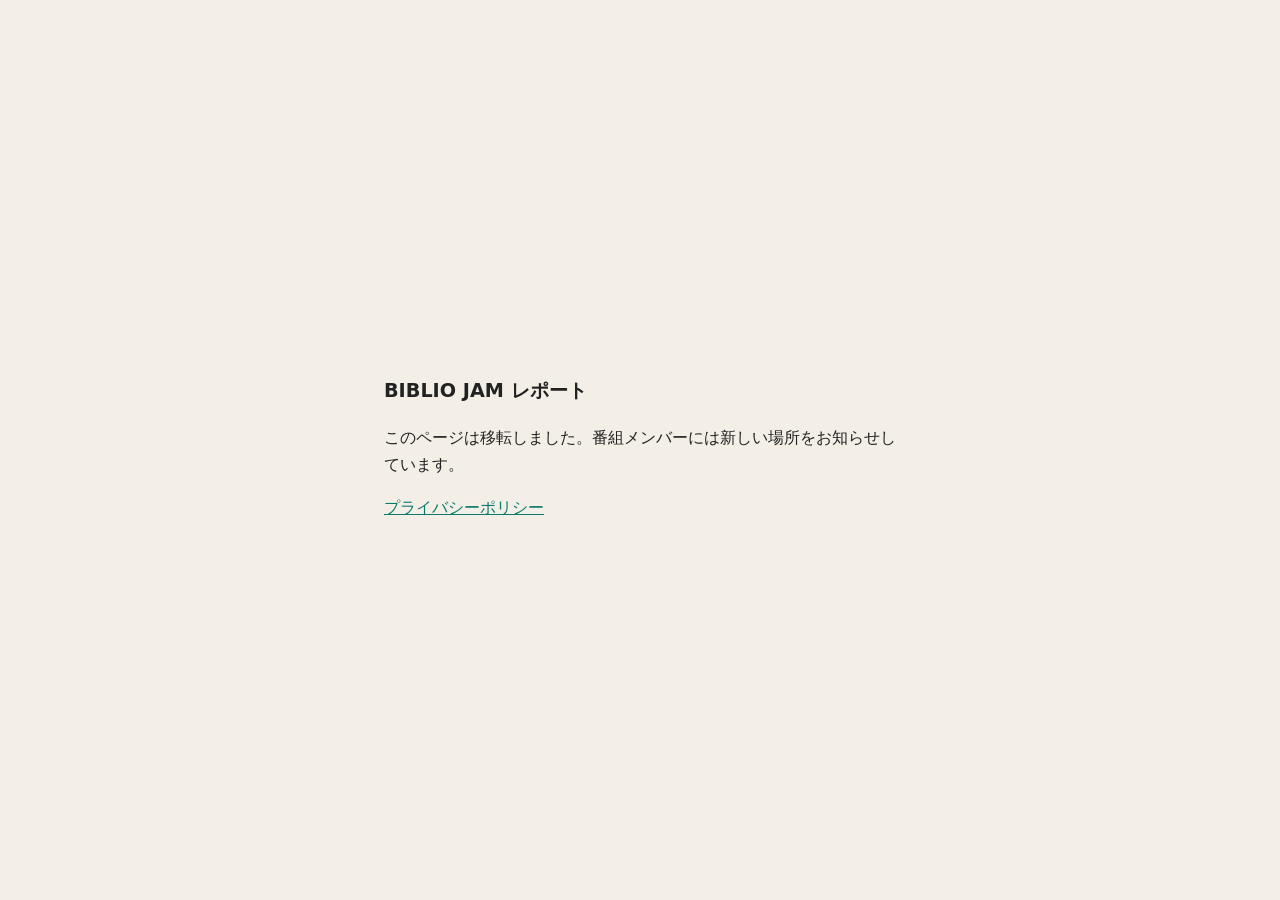
<file: index.html>
<!doctype html>
<html lang="ja">
<head>
<meta charset="utf-8">
<meta name="viewport" content="width=device-width, initial-scale=1">
<meta name="robots" content="noindex">
<title>BIBLIO JAM レポート</title>
<link rel="icon" href="data:,">
<style>body{margin:0;font-family:system-ui,-apple-system,"Hiragino Sans",sans-serif;background:#f3efe6;color:#222;display:flex;min-height:100vh;align-items:center;justify-content:center}main{max-width:32em;padding:24px;line-height:1.7}a{color:#0b7a6e}</style>
</head>
<body><main>
<h1 style="font-size:1.2rem">BIBLIO JAM レポート</h1>
<p>このページは移転しました。番組メンバーには新しい場所をお知らせしています。</p>
<p><a href="privacy.html">プライバシーポリシー</a></p>
</main></body>
</html>
</file>
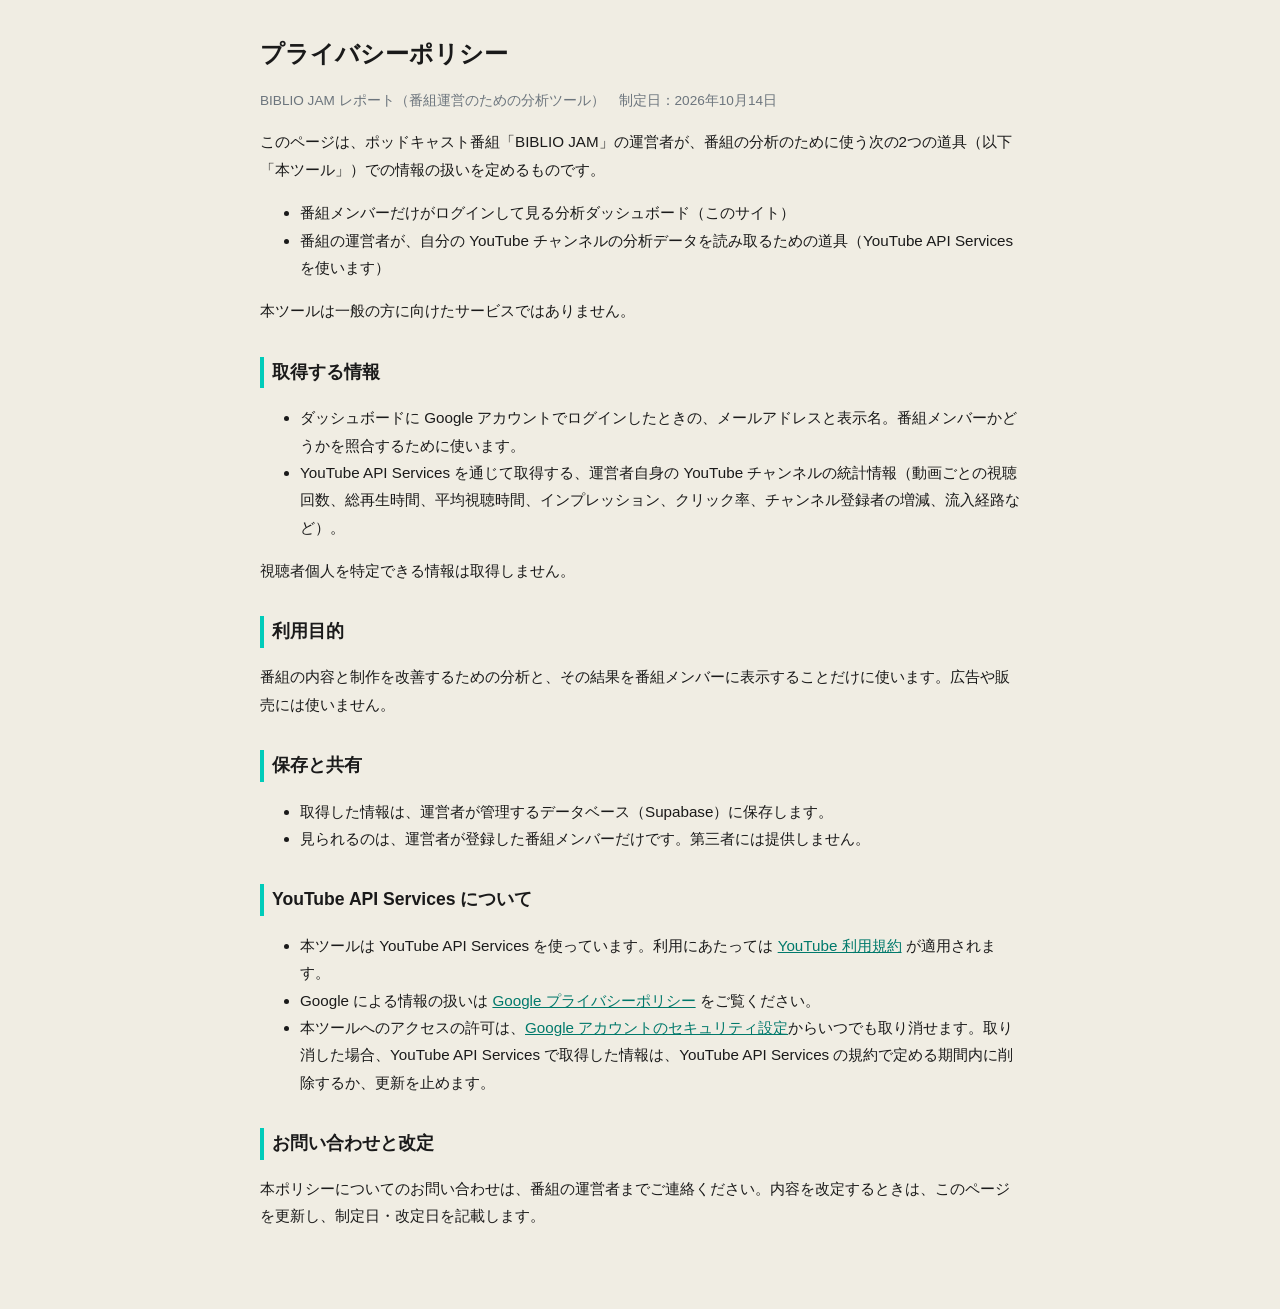
<file: privacy.html>
<!doctype html>
<html lang="ja">
<head>
<meta charset="utf-8">
<meta name="viewport" content="width=device-width, initial-scale=1">
<meta http-equiv="Content-Security-Policy" content="default-src 'none'; style-src 'self' 'unsafe-inline'; img-src 'self' data:; base-uri 'none'; form-action 'none'">
<title>プライバシーポリシー｜BIBLIO JAM レポート</title>
<link rel="icon" href="data:,">
<style>
  :root { color-scheme: light; }
  body { margin: 0; background: #F0EDE3; color: #1A1A1A; font-family: "Noto Sans JP", "Hiragino Sans", "Yu Gothic UI", "Meiryo", sans-serif; line-height: 1.8; }
  main { max-width: 760px; margin: 0 auto; padding: 32px 16px 64px; }
  h1 { font-size: 1.5rem; margin: 0 0 4px; }
  h2 { font-size: 1.1rem; margin: 32px 0 8px; border-left: 4px solid #00CCBA; padding-left: 8px; }
  p, li { font-size: 0.95rem; }
  .meta { color: #6C757D; font-size: 0.85rem; }
  a { color: #00796B; }
</style>
</head>
<body>
<main>
<h1>プライバシーポリシー</h1>
<p class="meta">BIBLIO JAM レポート（番組運営のための分析ツール）　制定日：2026年10月14日</p>

<p>このページは、ポッドキャスト番組「BIBLIO JAM」の運営者が、番組の分析のために使う次の2つの道具（以下「本ツール」）での情報の扱いを定めるものです。</p>
<ul>
  <li>番組メンバーだけがログインして見る分析ダッシュボード（このサイト）</li>
  <li>番組の運営者が、自分の YouTube チャンネルの分析データを読み取るための道具（YouTube API Services を使います）</li>
</ul>
<p>本ツールは一般の方に向けたサービスではありません。</p>

<h2>取得する情報</h2>
<ul>
  <li>ダッシュボードに Google アカウントでログインしたときの、メールアドレスと表示名。番組メンバーかどうかを照合するために使います。</li>
  <li>YouTube API Services を通じて取得する、運営者自身の YouTube チャンネルの統計情報（動画ごとの視聴回数、総再生時間、平均視聴時間、インプレッション、クリック率、チャンネル登録者の増減、流入経路など）。</li>
</ul>
<p>視聴者個人を特定できる情報は取得しません。</p>

<h2>利用目的</h2>
<p>番組の内容と制作を改善するための分析と、その結果を番組メンバーに表示することだけに使います。広告や販売には使いません。</p>

<h2>保存と共有</h2>
<ul>
  <li>取得した情報は、運営者が管理するデータベース（Supabase）に保存します。</li>
  <li>見られるのは、運営者が登録した番組メンバーだけです。第三者には提供しません。</li>
</ul>

<h2>YouTube API Services について</h2>
<ul>
  <li>本ツールは YouTube API Services を使っています。利用にあたっては <a href="https://www.youtube.com/t/terms" rel="noopener">YouTube 利用規約</a> が適用されます。</li>
  <li>Google による情報の扱いは <a href="https://policies.google.com/privacy" rel="noopener">Google プライバシーポリシー</a> をご覧ください。</li>
  <li>本ツールへのアクセスの許可は、<a href="https://security.google.com/settings/security/permissions" rel="noopener">Google アカウントのセキュリティ設定</a>からいつでも取り消せます。取り消した場合、YouTube API Services で取得した情報は、YouTube API Services の規約で定める期間内に削除するか、更新を止めます。</li>
</ul>

<h2>お問い合わせと改定</h2>
<p>本ポリシーについてのお問い合わせは、番組の運営者までご連絡ください。内容を改定するときは、このページを更新し、制定日・改定日を記載します。</p>
</main>
</body>
</html>
</file>
